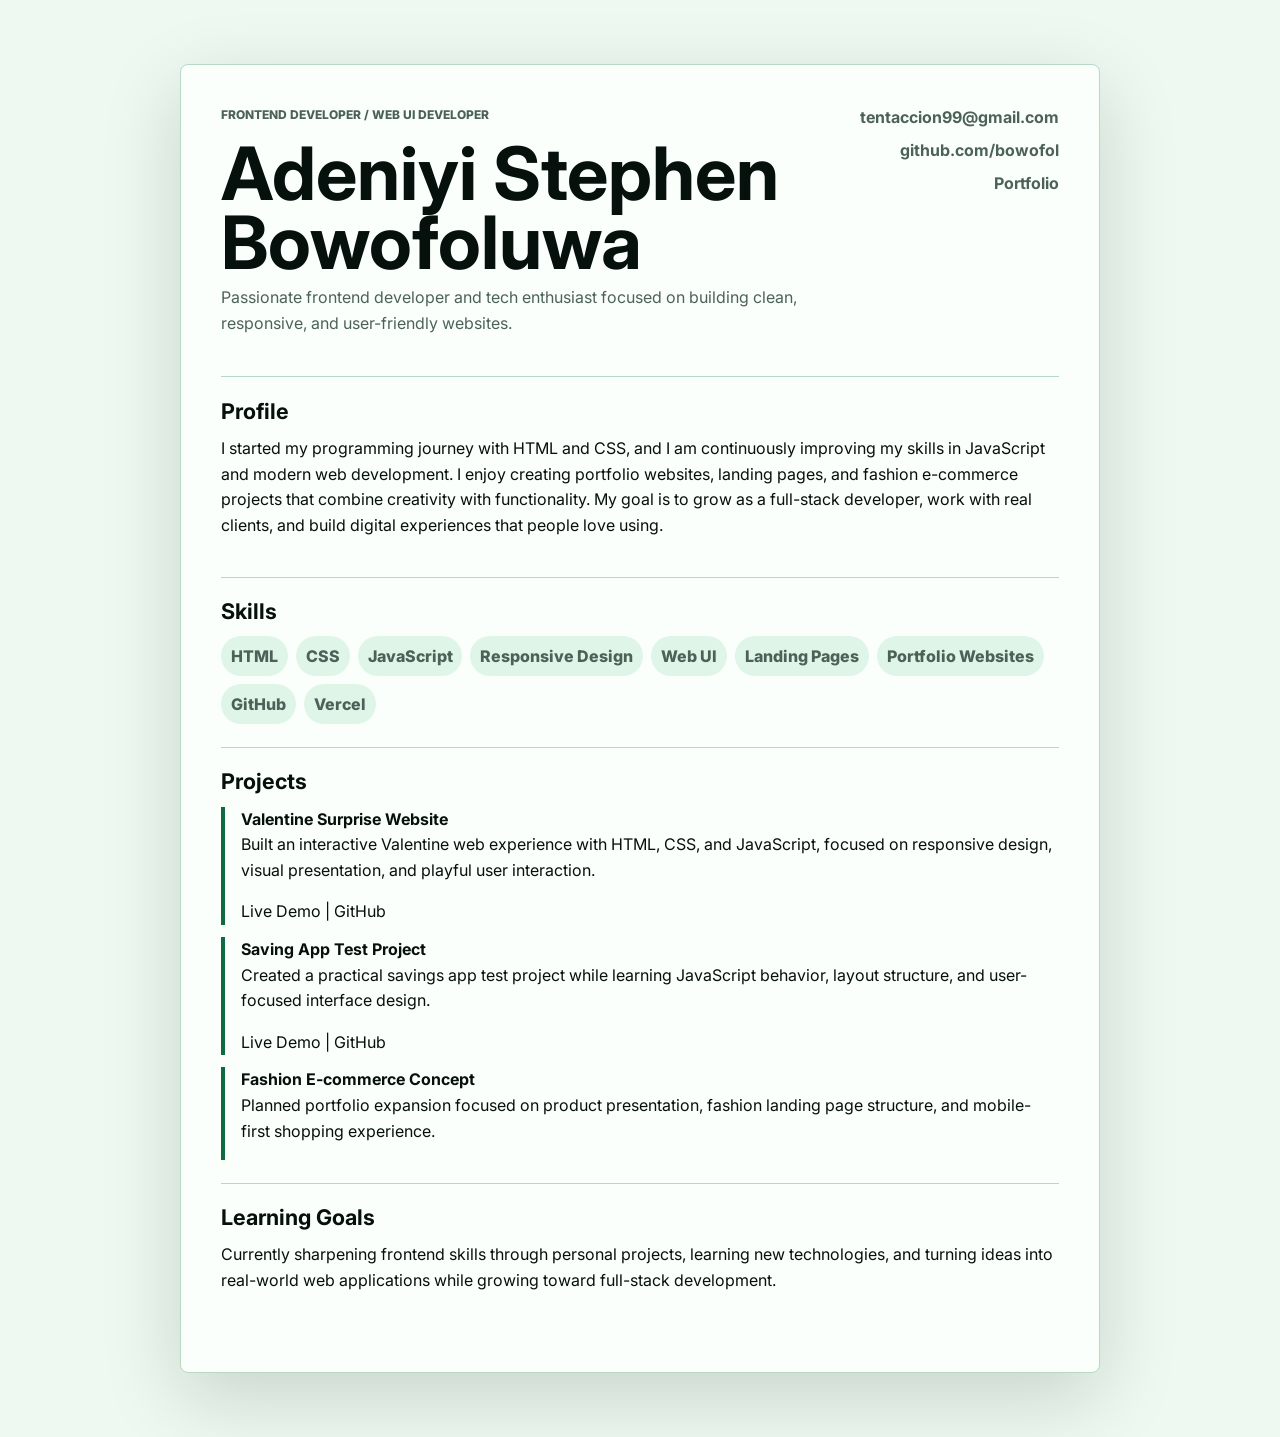
<file: resume.html>
<!doctype html>
<html lang="en">
  <head>
    <meta charset="utf-8" />
    <meta name="viewport" content="width=device-width, initial-scale=1" />
    <meta
      name="description"
      content="Resume for Adeniyi Stephen Bowofoluwa, frontend developer and web UI developer."
    />
    <title>Adeniyi Stephen Bowofoluwa | Resume</title>
    <link rel="preconnect" href="https://fonts.googleapis.com" />
    <link rel="preconnect" href="https://fonts.gstatic.com" crossorigin />
    <link
      href="https://fonts.googleapis.com/css2?family=Inter:wght@400;500;600;700;800&display=swap"
      rel="stylesheet"
    />
    <link rel="stylesheet" href="styles.css" />
  </head>
  <body class="resume-body">
    <main class="resume-page">
      <article class="resume-sheet">
        <header class="resume-header">
          <div>
            <p class="eyebrow">Frontend Developer / Web UI Developer</p>
            <h1>Adeniyi Stephen Bowofoluwa</h1>
            <p>
              Passionate frontend developer and tech enthusiast focused on building clean,
              responsive, and user-friendly websites.
            </p>
          </div>
          <div class="resume-contact">
            <a href="mailto:tentaccion99@gmail.com">tentaccion99@gmail.com</a>
            <a href="https://github.com/bowofol" target="_blank" rel="noreferrer">github.com/bowofol</a>
            <a href="index.html">Portfolio</a>
          </div>
        </header>

        <section class="resume-section">
          <h2>Profile</h2>
          <p>
            I started my programming journey with HTML and CSS, and I am continuously improving my
            skills in JavaScript and modern web development. I enjoy creating portfolio websites,
            landing pages, and fashion e-commerce projects that combine creativity with
            functionality. My goal is to grow as a full-stack developer, work with real clients,
            and build digital experiences that people love using.
          </p>
        </section>

        <section class="resume-section">
          <h2>Skills</h2>
          <ul class="resume-skills">
            <li>HTML</li>
            <li>CSS</li>
            <li>JavaScript</li>
            <li>Responsive Design</li>
            <li>Web UI</li>
            <li>Landing Pages</li>
            <li>Portfolio Websites</li>
            <li>GitHub</li>
            <li>Vercel</li>
          </ul>
        </section>

        <section class="resume-section">
          <h2>Projects</h2>
          <ul class="resume-list">
            <li>
              <strong>Valentine Surprise Website</strong>
              <p>
                Built an interactive Valentine web experience with HTML, CSS, and JavaScript,
                focused on responsive design, visual presentation, and playful user interaction.
              </p>
              <a href="https://valentines-9ko6.vercel.app/" target="_blank" rel="noreferrer">Live Demo</a>
              |
              <a href="https://github.com/bowofol/valentines" target="_blank" rel="noreferrer">GitHub</a>
            </li>
            <li>
              <strong>Saving App Test Project</strong>
              <p>
                Created a practical savings app test project while learning JavaScript behavior,
                layout structure, and user-focused interface design.
              </p>
              <a href="https://saving-app-pi.vercel.app/" target="_blank" rel="noreferrer">Live Demo</a>
              |
              <a href="https://github.com/bowofol/saving-app" target="_blank" rel="noreferrer">GitHub</a>
            </li>
            <li>
              <strong>Fashion E-commerce Concept</strong>
              <p>
                Planned portfolio expansion focused on product presentation, fashion landing page
                structure, and mobile-first shopping experience.
              </p>
            </li>
          </ul>
        </section>

        <section class="resume-section">
          <h2>Learning Goals</h2>
          <p>
            Currently sharpening frontend skills through personal projects, learning new
            technologies, and turning ideas into real-world web applications while growing toward
            full-stack development.
          </p>
        </section>
      </article>
    </main>
  </body>
</html>
</file>
<file: styles.css>
:root {
  color-scheme: light;
  --ink: #06100d;
  --muted: #4c6259;
  --soft: #dff5e7;
  --paper: #eefaf1;
  --line: #b7d8c5;
  --night: #030706;
  --teal: #0f6b3f;
  --teal-dark: #06452b;
  --coral: #1fbf75;
  --gold: #9be7b2;
  --blue: #10251d;
  --white: #fbfffc;
  --shadow: 0 24px 80px rgba(3, 7, 6, 0.16);
  --radius: 8px;
  font-family: "Inter", system-ui, -apple-system, BlinkMacSystemFont, "Segoe UI", sans-serif;
}

* {
  box-sizing: border-box;
}

html {
  scroll-behavior: smooth;
}

body {
  margin: 0;
  background:
    radial-gradient(circle at 14% 10%, rgba(155, 231, 178, 0.22), transparent 28rem),
    radial-gradient(circle at 86% 24%, rgba(31, 191, 117, 0.18), transparent 24rem),
    radial-gradient(circle at 52% 96%, rgba(15, 107, 63, 0.2), transparent 28rem),
    linear-gradient(90deg, rgba(155, 231, 178, 0.045) 1px, transparent 1px),
    linear-gradient(180deg, rgba(155, 231, 178, 0.045) 1px, transparent 1px),
    linear-gradient(135deg, #030706 0%, #06100d 48%, #06452b 100%);
  background-attachment: fixed;
  background-size: auto, auto, auto, 54px 54px, 54px 54px, auto;
  color: var(--white);
  font-size: 16px;
  line-height: 1.6;
}

body.nav-open {
  overflow: hidden;
}

img {
  display: block;
  max-width: 100%;
}

a {
  color: inherit;
  text-decoration: none;
}

.sr-only {
  position: absolute;
  width: 1px;
  height: 1px;
  padding: 0;
  margin: -1px;
  overflow: hidden;
  clip: rect(0, 0, 0, 0);
  white-space: nowrap;
  border: 0;
}

.site-header {
  position: sticky;
  top: 0;
  z-index: 20;
  display: flex;
  align-items: center;
  justify-content: space-between;
  min-height: 76px;
  padding: 0 clamp(1rem, 4vw, 3.5rem);
  background: rgba(3, 7, 6, 0.78);
  border-bottom: 1px solid rgba(155, 231, 178, 0.22);
  backdrop-filter: blur(18px);
  transition: box-shadow 160ms ease, background 160ms ease;
}

.site-header.has-shadow {
  background: rgba(3, 7, 6, 0.9);
  box-shadow: 0 10px 32px rgba(3, 7, 6, 0.3);
}

.brand,
.site-nav {
  display: flex;
  align-items: center;
}

.brand {
  gap: 0.7rem;
  color: var(--white);
  font-weight: 800;
}

.brand-mark {
  display: grid;
  width: 42px;
  height: 38px;
  place-items: center;
  color: var(--white);
  background: var(--ink);
  border-radius: var(--radius);
}

.site-nav {
  gap: clamp(1rem, 3vw, 2rem);
  color: rgba(251, 255, 252, 0.72);
  font-size: 0.94rem;
  font-weight: 700;
}

.site-nav a {
  transition: color 160ms ease;
}

.site-nav a:hover,
.site-nav a:focus-visible {
  color: var(--white);
}

.nav-toggle {
  display: none;
}

.section-shell {
  width: min(1140px, calc(100% - 2rem));
  margin-inline: auto;
}

.hero {
  position: relative;
  display: grid;
  grid-template-columns: minmax(0, 1.03fr) minmax(300px, 0.72fr);
  gap: clamp(2rem, 6vw, 5rem);
  align-items: center;
  min-height: calc(100svh - 76px);
  padding-block: clamp(3rem, 7vw, 6rem);
}

.hero::before {
  position: absolute;
  inset: clamp(1rem, 4vw, 3rem) auto auto -6vw;
  width: min(38vw, 380px);
  height: 12px;
  content: "";
  background: linear-gradient(90deg, var(--gold), var(--teal), var(--white));
  border-radius: 999px;
}

.eyebrow {
  margin: 0 0 0.9rem;
  color: var(--gold);
  font-size: 0.75rem;
  font-weight: 800;
  letter-spacing: 0;
  text-transform: uppercase;
}

h1,
h2,
h3,
p {
  margin-top: 0;
}

.hero-copy,
.hero-copy .hero-lede {
  color: var(--white);
}

.hero-copy .hero-lede {
  color: rgba(251, 255, 252, 0.78);
}

.section-heading h2,
.section-heading h3,
.process-section h2,
.process-section h3,
.strengths-section h2,
.strengths-section .section-heading h2 {
  color: var(--white);
}

.section-heading p:not(.eyebrow),
.process-section p,
.timeline p {
  color: rgba(251, 255, 252, 0.76);
}

.project-card h3,
.strength-grid h3,
.audience-grid h3,
.timeline h3,
.contact-section h2,
.resume-sheet h1,
.resume-sheet h2 {
  color: inherit;
}

.project-card,
.strength-grid article,
.profile-panel,
.credibility-strip,
.audience-section,
.site-footer,
.resume-sheet {
  color: var(--ink);
}

.strength-grid article h3,
.project-card h3,
.profile-panel strong,
.credibility-strip strong,
.audience-grid h3,
.resume-sheet h1,
.resume-sheet h2 {
  color: var(--ink);
}

.contact-section h2,
.contact-section .eyebrow,
.contact-section a {
  color: var(--white);
}

h1 {
  max-width: 850px;
  margin-bottom: 1.25rem;
  font-size: clamp(3.1rem, 8vw, 6.9rem);
  line-height: 0.94;
  letter-spacing: 0;
}

h2 {
  margin-bottom: 1rem;
  font-size: clamp(2rem, 4vw, 3.6rem);
  line-height: 1.02;
  letter-spacing: 0;
}

h3 {
  margin-bottom: 0.55rem;
  font-size: 1.1rem;
  line-height: 1.22;
}

.hero-lede {
  max-width: 660px;
  color: var(--muted);
  font-size: clamp(1.04rem, 2vw, 1.25rem);
}

.hero-badges {
  display: flex;
  flex-wrap: wrap;
  gap: 0.6rem;
  max-width: 680px;
  margin-top: 1.4rem;
}

.hero-badges span {
  padding: 0.48rem 0.68rem;
  color: var(--white);
  background: rgba(155, 231, 178, 0.12);
  border: 1px solid rgba(155, 231, 178, 0.28);
  border-radius: 999px;
  font-size: 0.78rem;
  font-weight: 800;
}

.hero-actions {
  display: flex;
  flex-wrap: wrap;
  gap: 0.85rem;
  margin-top: 2rem;
}

.button {
  display: inline-flex;
  align-items: center;
  justify-content: center;
  min-height: 48px;
  padding: 0.85rem 1.15rem;
  border: 1px solid var(--ink);
  border-radius: var(--radius);
  font-weight: 800;
  transition: transform 160ms ease, background 160ms ease, color 160ms ease;
}

.button:hover,
.button:focus-visible {
  transform: translateY(-2px);
}

.button.primary {
  color: var(--white);
  background: var(--teal-dark);
  border-color: var(--teal-dark);
}

.button.secondary {
  color: var(--white);
  background: transparent;
  border-color: rgba(251, 255, 252, 0.45);
}

.button.ghost {
  background: transparent;
}

.button.inverse {
  color: var(--ink);
  background: var(--white);
  border-color: var(--white);
}

.button.inverse-link {
  color: var(--white);
  border-color: rgba(255, 253, 248, 0.42);
}

.hero-visual {
  position: relative;
}

.hero-reveal {
  opacity: 0;
  transform: translateY(24px);
  transition: opacity 520ms ease, transform 520ms ease, box-shadow 180ms ease, border-color 180ms ease;
}

.hero-reveal.is-visible {
  opacity: 1;
  transform: translateY(0);
}

.profile-panel {
  position: relative;
  padding: clamp(1rem, 3vw, 1.35rem);
  background: var(--white);
  border: 1px solid var(--line);
  border-radius: var(--radius);
  box-shadow: var(--shadow);
}

.profile-panel:hover,
.profile-panel:focus-within {
  border-color: rgba(15, 107, 63, 0.42);
  box-shadow: 0 30px 76px rgba(3, 7, 6, 0.2);
  transform: translateY(-8px);
}

.profile-panel::before {
  position: absolute;
  inset: -12px -12px auto auto;
  width: 44%;
  height: 44%;
  content: "";
  background:
    linear-gradient(90deg, rgba(15, 107, 63, 0.22) 1px, transparent 1px),
    linear-gradient(180deg, rgba(15, 107, 63, 0.22) 1px, transparent 1px);
  background-size: 18px 18px;
  border-radius: var(--radius);
  z-index: -1;
}

.profile-topline {
  display: flex;
  align-items: center;
  gap: 0.55rem;
  margin-bottom: 1rem;
  color: var(--muted);
  font-size: 0.83rem;
  font-weight: 800;
}

.status-dot {
  width: 10px;
  height: 10px;
  background: #1ea672;
  border-radius: 999px;
  box-shadow: 0 0 0 5px rgba(30, 166, 114, 0.12);
}

.portrait-card {
  display: grid;
  min-height: 370px;
  place-items: center;
  overflow: hidden;
  background: #dff5e7;
  border-radius: var(--radius);
}

.portrait-card img {
  width: 100%;
  height: 100%;
  object-fit: cover;
  transform: scale(1.01);
  transition: transform 520ms ease, filter 520ms ease;
}

.profile-panel:hover .portrait-card img,
.profile-panel:focus-within .portrait-card img {
  filter: saturate(1.05) contrast(1.03);
  transform: scale(1.06);
}

.metric-grid {
  display: grid;
  grid-template-columns: repeat(3, 1fr);
  gap: 0.7rem;
  margin-top: 0.85rem;
}

.metric-grid div {
  min-width: 0;
  padding: 0.9rem 0.75rem;
  background: var(--soft);
  border-radius: var(--radius);
}

.metric-grid strong,
.metric-grid span {
  display: block;
}

.metric-grid strong {
  font-size: 1.35rem;
  line-height: 1;
}

.metric-grid span {
  margin-top: 0.35rem;
  color: var(--muted);
  font-size: 0.76rem;
  font-weight: 700;
}

.credibility-strip {
  display: grid;
  grid-template-columns: repeat(4, 1fr);
  border-block: 1px solid var(--line);
  background: var(--white);
}

.credibility-strip span {
  display: grid;
  gap: 0.1rem;
  min-height: 88px;
  place-items: center;
  padding: 1rem;
  color: var(--muted);
  border-right: 1px solid var(--line);
  font-weight: 800;
  text-align: center;
}

.credibility-strip strong,
.credibility-strip small {
  display: block;
}

.credibility-strip strong {
  color: var(--ink);
  font-size: 0.98rem;
}

.credibility-strip small {
  color: var(--muted);
  font-size: 0.76rem;
  font-weight: 700;
}

.credibility-strip span:last-child {
  border-right: 0;
}

.split-section,
.strengths-section,
.process-section,
.audience-inner {
  padding-block: clamp(4.5rem, 9vw, 8rem);
}

.split-section {
  display: grid;
  grid-template-columns: 0.8fr 1.2fr;
  gap: clamp(2rem, 5vw, 4rem);
  align-items: start;
}

.section-heading {
  position: sticky;
  top: 108px;
}

.section-heading.compact {
  position: static;
  max-width: 760px;
  margin-bottom: 2rem;
}

.contact-inner p {
  color: rgba(251, 255, 252, 0.72);
}

.project-list {
  display: grid;
  gap: 1rem;
}

.project-card {
  --tilt-x: 0deg;
  --tilt-y: 0deg;
  display: grid;
  grid-template-columns: minmax(180px, 0.78fr) 1fr;
  gap: 1.25rem;
  padding: 1rem;
  background: var(--white);
  border: 1px solid var(--line);
  border-radius: var(--radius);
  box-shadow: 0 10px 28px rgba(3, 7, 6, 0.07);
  opacity: 0;
  transform: translateY(24px) rotateX(var(--tilt-x)) rotateY(var(--tilt-y));
  transform-style: preserve-3d;
  transition: opacity 420ms ease, transform 420ms ease, border-color 180ms ease, box-shadow 180ms ease;
  will-change: transform;
}

.project-card:nth-child(2) {
  transition-delay: 80ms;
}

.project-card:nth-child(3) {
  transition-delay: 160ms;
}

.project-card.is-visible {
  opacity: 1;
  transform: translateY(0) rotateX(var(--tilt-x)) rotateY(var(--tilt-y));
}

.project-card:hover,
.project-card:focus-within {
  border-color: rgba(15, 107, 63, 0.42);
  box-shadow: 0 26px 68px rgba(3, 7, 6, 0.2);
  transform: translateY(-8px) rotateX(var(--tilt-x)) rotateY(var(--tilt-y));
}

.project-media {
  position: relative;
  display: grid;
  min-height: 210px;
  place-items: end start;
  padding: 1rem;
  overflow: hidden;
  isolation: isolate;
  border-radius: var(--radius);
}

.project-media img {
  position: absolute;
  inset: 0;
  z-index: -2;
  width: 100%;
  height: 100%;
  object-fit: cover;
  transform: scale(1.01);
  transition: transform 520ms ease, filter 520ms ease;
}

.project-media::after {
  position: absolute;
  inset: 0;
  z-index: -1;
  content: "";
  background: linear-gradient(180deg, transparent 35%, rgba(3, 7, 6, 0.58));
}

.project-card:hover .project-media img,
.project-card:focus-within .project-media img {
  filter: saturate(1.08) contrast(1.04);
  transform: scale(1.07);
}

.project-media span {
  padding: 0.42rem 0.62rem;
  background: rgba(3, 7, 6, 0.78);
  border-radius: 999px;
  font-size: 0.75rem;
  font-weight: 800;
}

.project-media-one {
  background: #dff5e7;
}

.project-media-two {
  background: #ccefd8;
}

.project-media-three {
  background: #b7d8c5;
}

.project-body {
  align-self: center;
}

.project-body p {
  color: var(--muted);
}

.project-kicker {
  margin-bottom: 0.35rem;
  color: var(--teal-dark) !important;
  font-size: 0.78rem;
  font-weight: 800;
  text-transform: uppercase;
}

.project-proof {
  display: grid;
  grid-template-columns: repeat(2, minmax(0, 1fr));
  gap: 0.65rem;
  margin-top: 1rem;
}

.project-proof span {
  min-width: 0;
  padding: 0.72rem;
  background: #eefaf1;
  border: 1px solid rgba(183, 216, 197, 0.85);
  border-radius: var(--radius);
}

.project-proof strong,
.project-proof small {
  display: block;
}

.project-proof strong {
  font-size: 0.78rem;
  line-height: 1.2;
}

.project-proof small {
  margin-top: 0.25rem;
  color: var(--muted);
  font-size: 0.72rem;
  font-weight: 700;
  line-height: 1.25;
}

.tag-list {
  display: flex;
  flex-wrap: wrap;
  gap: 0.45rem;
  padding: 0;
  margin: 1rem 0 0;
  list-style: none;
}

.tag-list li {
  padding: 0.35rem 0.52rem;
  color: var(--muted);
  background: var(--soft);
  border-radius: 999px;
  font-size: 0.77rem;
  font-weight: 800;
}

.project-links {
  display: flex;
  flex-wrap: wrap;
  gap: 0.6rem;
  margin-top: 1rem;
}

.project-links a,
.project-links span {
  display: inline-flex;
  align-items: center;
  justify-content: center;
  min-height: 38px;
  padding: 0.56rem 0.72rem;
  color: var(--white);
  background: var(--teal-dark);
  border: 1px solid var(--teal-dark);
  border-radius: var(--radius);
  font-size: 0.78rem;
  font-weight: 800;
  transition: transform 160ms ease, background 160ms ease;
}

.project-links a:hover,
.project-links a:focus-visible {
  transform: translateY(-2px);
  background: var(--night);
}

.project-links a + a {
  color: var(--ink);
  background: transparent;
}

.project-links span {
  color: var(--muted);
  background: var(--soft);
  border-color: var(--line);
}

.strength-grid {
  display: grid;
  grid-template-columns: repeat(4, 1fr);
  gap: 1rem;
}

.strength-grid article {
  position: relative;
  overflow: hidden;
  padding: 1.25rem;
  background: var(--white);
  border: 1px solid var(--line);
  border-radius: var(--radius);
  box-shadow: 0 10px 28px rgba(3, 7, 6, 0.07);
  opacity: 0;
  transform: translateY(22px);
  transition: opacity 420ms ease, transform 420ms ease, border-color 180ms ease, box-shadow 180ms ease;
}

.strength-grid article.is-visible,
.audience-grid article.is-visible,
.timeline li.is-visible {
  opacity: 1;
  transform: translateY(0);
}

.strength-grid article:hover,
.strength-grid article:focus-within {
  border-color: rgba(15, 107, 63, 0.42);
  box-shadow: 0 24px 58px rgba(3, 7, 6, 0.18);
  transform: translateY(-8px);
}

.strength-grid article::before {
  position: absolute;
  inset: 0 0 auto;
  height: 4px;
  content: "";
  background: linear-gradient(90deg, var(--night), var(--teal), var(--gold));
}

.strength-number {
  display: block;
  margin-bottom: 2.8rem;
  color: var(--coral);
  font-size: 0.82rem;
  font-weight: 800;
}

.strength-grid p {
  color: var(--muted);
}

.audience-section {
  background: var(--white);
  border-block: 1px solid var(--line);
}

.audience-grid {
  display: grid;
  grid-template-columns: repeat(3, 1fr);
  gap: 1rem;
}

.audience-grid article {
  position: relative;
  min-height: 260px;
  padding: 1.25rem;
  overflow: hidden;
  color: var(--white);
  background:
    linear-gradient(135deg, rgba(3, 7, 6, 0.96), rgba(6, 69, 43, 0.92)),
    linear-gradient(90deg, rgba(255, 253, 248, 0.09) 1px, transparent 1px);
  background-size: auto, 28px 28px;
  border-radius: var(--radius);
  box-shadow: 0 14px 36px rgba(3, 7, 6, 0.16);
  opacity: 0;
  transform: translateY(22px);
  transition: opacity 420ms ease, transform 420ms ease, box-shadow 180ms ease;
}

.audience-grid article:hover,
.audience-grid article:focus-within {
  box-shadow: 0 28px 72px rgba(3, 7, 6, 0.26);
  transform: translateY(-8px);
}

.audience-grid article:nth-child(2) {
  background:
    linear-gradient(135deg, rgba(3, 7, 6, 0.96), rgba(16, 37, 29, 0.92)),
    linear-gradient(90deg, rgba(255, 253, 248, 0.09) 1px, transparent 1px);
  background-size: auto, 28px 28px;
}

.audience-grid article:nth-child(3) {
  background:
    linear-gradient(135deg, rgba(3, 7, 6, 0.96), rgba(15, 107, 63, 0.9)),
    linear-gradient(90deg, rgba(255, 253, 248, 0.09) 1px, transparent 1px);
  background-size: auto, 28px 28px;
}

.audience-grid span {
  display: inline-flex;
  margin-bottom: 5rem;
  padding: 0.38rem 0.56rem;
  color: var(--night);
  background: #fffdf8;
  border-radius: 999px;
  font-size: 0.72rem;
  font-weight: 800;
}

.audience-grid h3 {
  font-size: clamp(1.35rem, 2.3vw, 1.8rem);
}

.audience-grid p {
  max-width: 34ch;
  margin-bottom: 0;
  color: rgba(255, 253, 248, 0.76);
}

.timeline {
  display: grid;
  gap: 0;
  max-width: 900px;
  padding: 0;
  margin: 2rem 0 0 auto;
  list-style: none;
  border-top: 1px solid var(--line);
}

.timeline li {
  display: grid;
  grid-template-columns: 70px 1fr;
  gap: 1.25rem;
  padding: 1.15rem;
  margin-top: 0.85rem;
  background: rgba(251, 255, 252, 0.08);
  border: 1px solid rgba(155, 231, 178, 0.18);
  border-radius: var(--radius);
  box-shadow: 0 18px 48px rgba(3, 7, 6, 0.18);
  opacity: 0;
  transform: translateY(20px);
  transition: opacity 420ms ease, transform 420ms ease, border-color 180ms ease, box-shadow 180ms ease;
}

.timeline li:first-child {
  margin-top: 0;
  background: rgba(155, 231, 178, 0.14);
  border-color: rgba(155, 231, 178, 0.34);
}

.timeline li:hover,
.timeline li:focus-within {
  border-color: rgba(155, 231, 178, 0.42);
  box-shadow: 0 26px 68px rgba(3, 7, 6, 0.28);
  transform: translateY(-6px);
}

.timeline > li > span {
  color: var(--gold);
  font-weight: 800;
}

.timeline h3 {
  color: var(--white);
}

.timeline p {
  color: rgba(251, 255, 252, 0.76);
}

.contact-section {
  color: var(--white);
  background: var(--night);
}

.contact-inner {
  display: grid;
  grid-template-columns: 1fr auto;
  gap: 2rem;
  align-items: center;
  padding-block: clamp(4rem, 8vw, 6rem);
}

.contact-actions {
  display: flex;
  flex-wrap: wrap;
  gap: 0.75rem;
  justify-content: flex-end;
}

.resume-body {
  background: var(--paper);
}

.resume-page {
  width: min(920px, calc(100% - 2rem));
  margin: 0 auto;
  padding-block: clamp(2rem, 6vw, 4rem);
}

.resume-sheet {
  padding: clamp(1.25rem, 4vw, 2.5rem);
  background: var(--white);
  border: 1px solid var(--line);
  border-radius: var(--radius);
  box-shadow: var(--shadow);
}

.resume-header {
  display: grid;
  grid-template-columns: 1fr auto;
  gap: 1rem;
  align-items: start;
  padding-bottom: 1.5rem;
  border-bottom: 1px solid var(--line);
}

.resume-header h1 {
  margin-bottom: 0.5rem;
  font-size: clamp(2.2rem, 6vw, 4.6rem);
}

.resume-header p {
  color: var(--muted);
}

.resume-contact {
  display: grid;
  gap: 0.45rem;
  justify-items: end;
  color: var(--muted);
  font-weight: 700;
}

.resume-section {
  padding-block: 1.4rem;
  border-bottom: 1px solid var(--line);
}

.resume-section:last-child {
  border-bottom: 0;
}

.resume-section h2 {
  margin-bottom: 0.9rem;
  font-size: 1.35rem;
}

.resume-list {
  display: grid;
  gap: 0.75rem;
  padding: 0;
  margin: 0;
  list-style: none;
}

.resume-list li {
  padding-left: 1rem;
  border-left: 4px solid var(--teal);
}

.resume-skills {
  display: flex;
  flex-wrap: wrap;
  gap: 0.5rem;
  padding: 0;
  margin: 0;
  list-style: none;
}

.resume-skills li {
  padding: 0.45rem 0.62rem;
  background: var(--soft);
  border-radius: 999px;
  color: var(--muted);
  font-weight: 800;
}

.contact-inner h2 {
  max-width: 750px;
}

.contact-inner p {
  max-width: 680px;
  margin-bottom: 0;
  color: rgba(255, 253, 248, 0.72);
}

.contact-section .eyebrow {
  color: var(--gold);
}

.site-footer {
  display: flex;
  justify-content: space-between;
  gap: 1rem;
  padding: 1.35rem clamp(1rem, 4vw, 3.5rem);
  color: var(--muted);
  background: var(--white);
  border-top: 1px solid var(--line);
  font-size: 0.88rem;
  font-weight: 700;
}

@media (max-width: 920px) {
  .nav-toggle {
    position: relative;
    z-index: 30;
    display: grid;
    width: 44px;
    height: 44px;
    place-items: center;
    padding: 0;
    background: rgba(251, 255, 252, 0.1);
    border: 1px solid rgba(155, 231, 178, 0.28);
    border-radius: var(--radius);
  }

  .nav-toggle span:not(.sr-only) {
    display: block;
    width: 18px;
    height: 2px;
    background: var(--white);
    transition: transform 160ms ease;
  }

  .nav-toggle[aria-expanded="true"] span:nth-child(2) {
    transform: translateY(4px) rotate(45deg);
  }

  .nav-toggle[aria-expanded="true"] span:nth-child(3) {
    transform: translateY(-4px) rotate(-45deg);
  }

  .site-nav {
    position: fixed;
    inset: 76px 1rem auto;
    display: none;
    flex-direction: column;
    align-items: stretch;
    gap: 0;
    padding: 0.6rem;
    background: rgba(3, 7, 6, 0.96);
    border: 1px solid rgba(155, 231, 178, 0.25);
    border-radius: var(--radius);
    box-shadow: var(--shadow);
  }

  .site-nav.is-open {
    display: flex;
  }

  .site-nav a {
    padding: 0.9rem;
  }

  .hero,
  .split-section {
    grid-template-columns: 1fr;
  }

  .hero {
    min-height: auto;
  }

  .hero-visual {
    max-width: 560px;
  }

  .section-heading {
    position: static;
  }

  .strength-grid {
    grid-template-columns: repeat(2, 1fr);
  }

  .credibility-strip {
    grid-template-columns: repeat(2, 1fr);
  }

  .audience-grid {
    grid-template-columns: 1fr;
  }

  .audience-grid article {
    min-height: 220px;
  }

  .audience-grid span {
    margin-bottom: 3.5rem;
  }
}

@media (max-width: 680px) {
  .section-shell {
    width: min(100% - 1.1rem, 1140px);
  }

  .site-header {
    min-height: 68px;
  }

  .site-nav {
    inset: 68px 1rem auto;
  }

  h1 {
    font-size: clamp(2.6rem, 15vw, 4.4rem);
    line-height: 0.98;
  }

  .hero::before {
    width: 150px;
    height: 8px;
  }

  .hero-badges {
    gap: 0.45rem;
  }

  .hero-badges span {
    font-size: 0.72rem;
  }

  .hero-actions,
  .button {
    width: 100%;
  }

  .project-card,
  .contact-inner,
  .resume-header,
  .timeline li {
    grid-template-columns: 1fr;
  }

  .contact-actions,
  .resume-contact {
    justify-content: stretch;
    justify-items: stretch;
  }

  .project-media {
    min-height: 0;
    aspect-ratio: 16 / 10;
  }

  .project-proof {
    grid-template-columns: 1fr;
  }

  .strength-grid,
  .credibility-strip {
    grid-template-columns: 1fr;
  }

  .credibility-strip span {
    min-height: 68px;
    border-right: 0;
    border-bottom: 1px solid var(--line);
  }

  .credibility-strip span:last-child {
    border-bottom: 0;
  }

  .metric-grid {
    grid-template-columns: 1fr;
  }

  .portrait-card {
    min-height: 300px;
  }

  .audience-grid article {
    min-height: 240px;
  }

  .site-footer {
    flex-direction: column;
  }
}

@media (prefers-reduced-motion: reduce) {
  *,
  *::before,
  *::after {
    scroll-behavior: auto !important;
    transition-duration: 0.01ms !important;
    animation-duration: 0.01ms !important;
    animation-iteration-count: 1 !important;
  }

  .project-card,
  .strength-grid article,
  .audience-grid article,
  .timeline li,
  .project-card.is-visible {
    opacity: 1;
    transform: none !important;
  }
}
</file>
